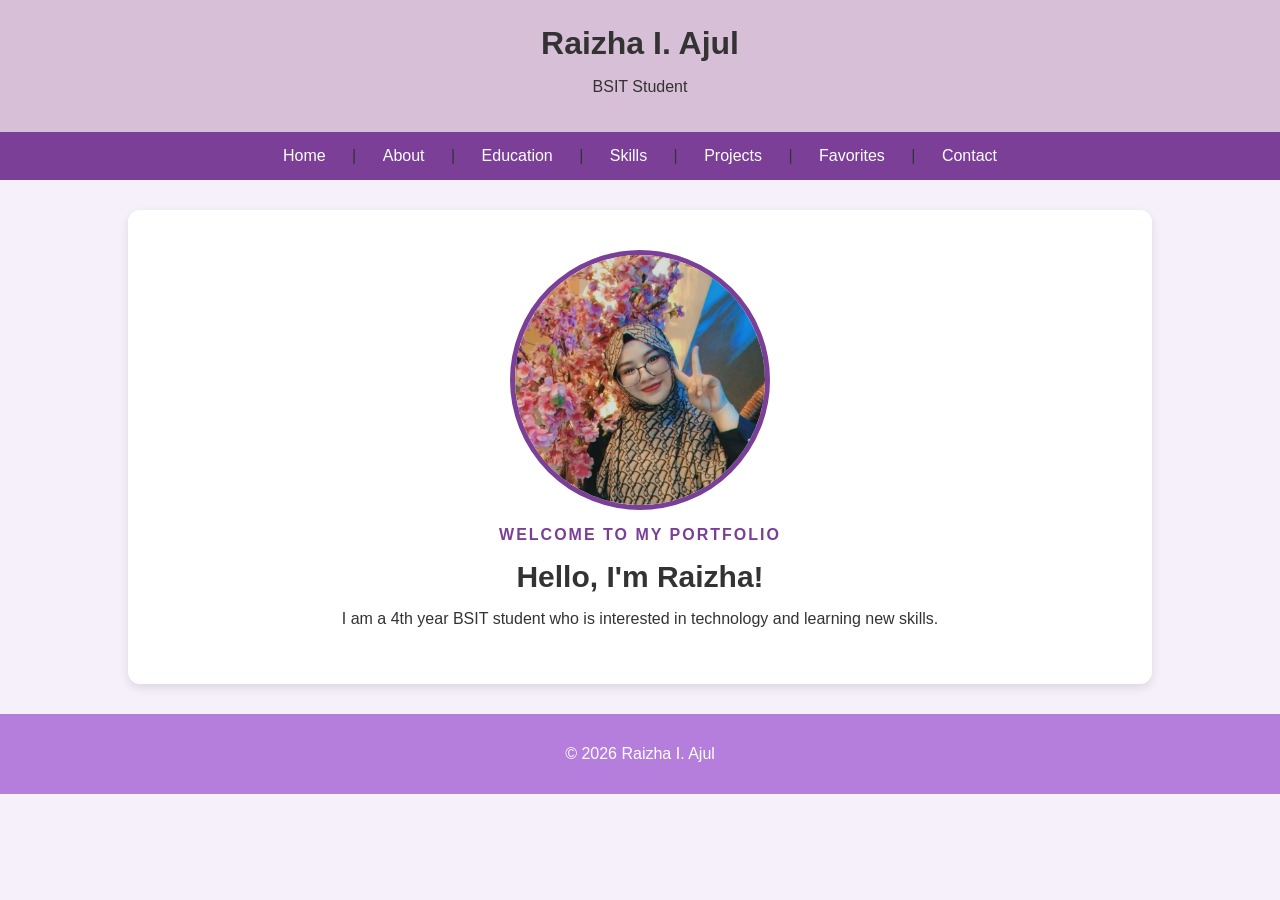
<file: index.html>
<html lang="en">
<head>
    <meta charset="UTF-8">
    <meta name="viewport" content="width=device-width, initial-scale=1.0">
    <title>Raizha I. Ajul - Portfolio</title>

    <link rel="stylesheet" href="style.css">
</head>

<body>

<header>
    <h1>Raizha I. Ajul</h1>
    <p>BSIT Student</p>
</header>

<nav>
    <a href="index.html">Home</a> |
    <a href="about.html">About</a> |
    <a href="education.html">Education</a> |
    <a href="skills.html">Skills</a> |
    <a href="projects.html">Projects</a> |
    <a href="favorites.html">Favorites</a> |
    <a href="contact.html">Contact</a>
</nav>

<main>

    <section class="hero">
        <img src="images/profile.png" alt="Raizha I. Ajul" width="250">

        <div>
            <p class="welcome">WELCOME TO MY PORTFOLIO</p>

            <h2>Hello, I'm Raizha!</h2>

            <p>
                I am a 4th year BSIT student who is interested in
                technology and learning new skills.
            </p>
        </div>
    </section>

</main>

<footer>
    <p>&copy; 2026 Raizha I. Ajul</p>
</footer>

</body>
</html>
</file>
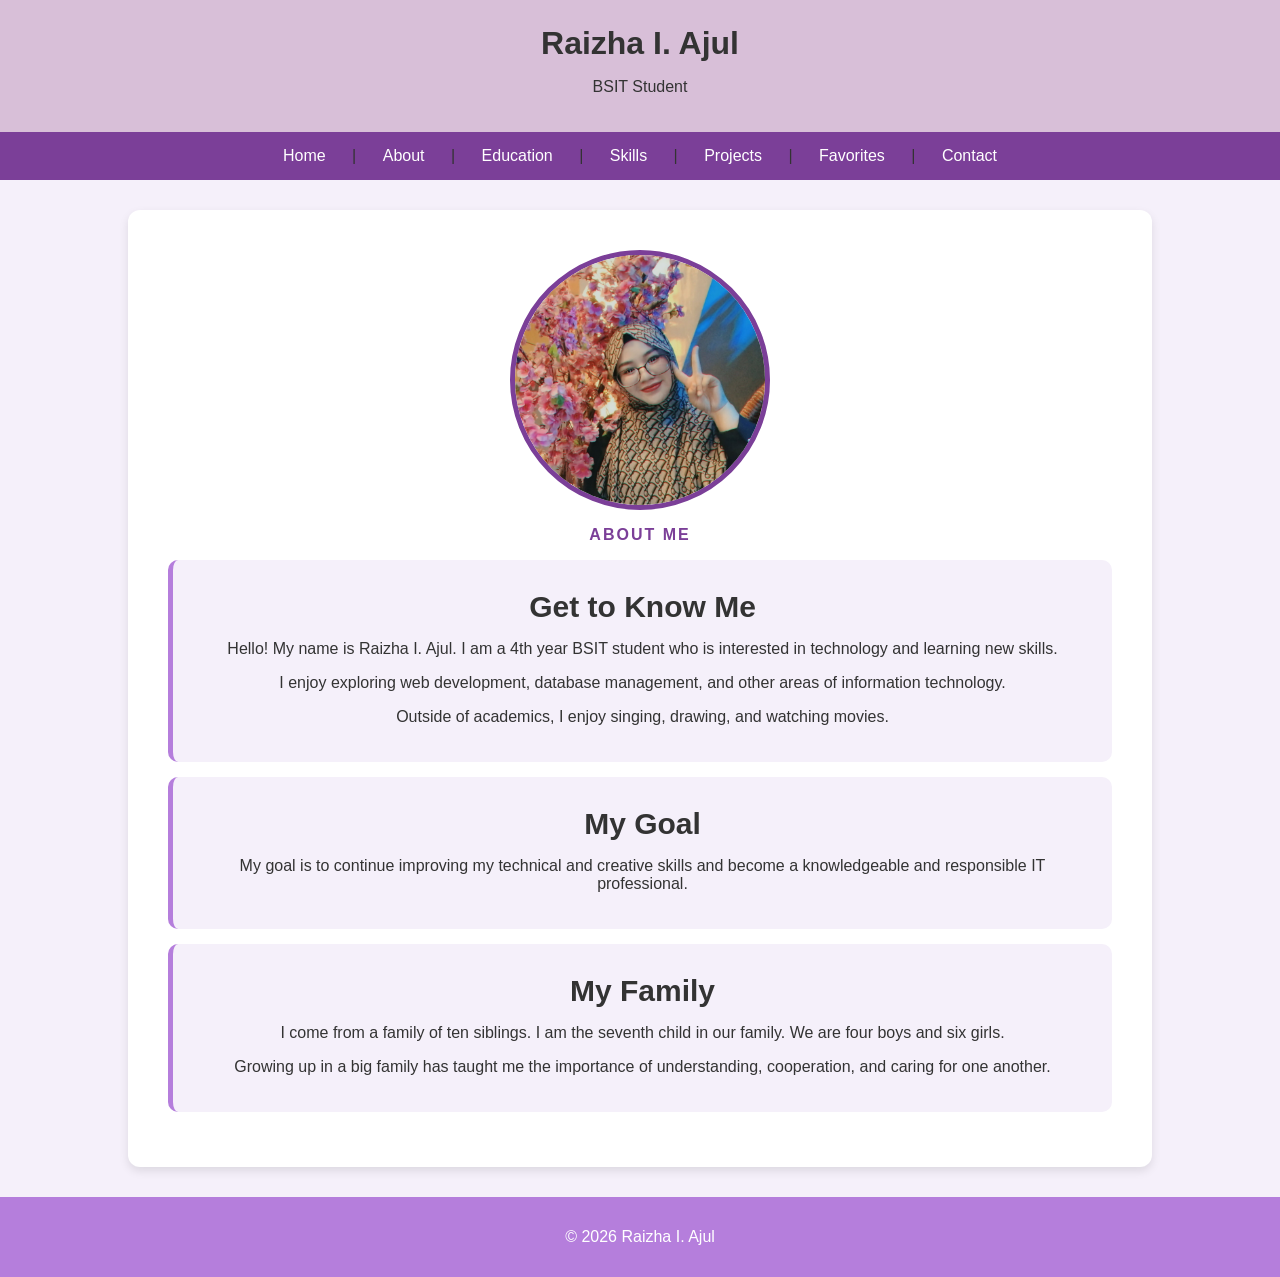
<file: about.html>
<html lang="en">
<head>
    <meta charset="UTF-8">
    <meta name="viewport" content="width=device-width, initial-scale=1.0">
    <title>About Me - Raizha I. Ajul</title>

    <link rel="stylesheet" href="style.css">
</head>

<body>

<header>
    <h1>Raizha I. Ajul</h1>
    <p>BSIT Student</p>
</header>

<nav>
    <a href="index.html">Home</a> |
    <a href="about.html">About</a> |
    <a href="education.html">Education</a> |
    <a href="skills.html">Skills</a> |
    <a href="projects.html">Projects</a> |
    <a href="favorites.html">Favorites</a> |
    <a href="contact.html">Contact</a>
</nav>

<main>

    <section class="hero">

        <img src="images/profile.png" alt="Raizha I. Ajul" width="250">



<div>

    <p class="welcome">ABOUT ME</p>

    <article>
        <h2>Get to Know Me</h2>

        <p>
            Hello! My name is Raizha I. Ajul. I am a 4th year
            BSIT student who is interested in technology and
            learning new skills.
        </p>

        <p>
            I enjoy exploring web development, database management,
            and other areas of information technology.
        </p>

        <p>
            Outside of academics, I enjoy singing, drawing,
            and watching movies.
        </p>
    </article>

    <article>
        <h2>My Goal</h2>

        <p>
            My goal is to continue improving my technical and
            creative skills and become a knowledgeable and
            responsible IT professional.
        </p>
    </article>

    <article>
    <h2>My Family</h2>

        <p>
            I come from a family of ten siblings. I am the seventh child
            in our family. We are four boys and six girls.
        </p>

        <p>
            Growing up in a big family has taught me the importance of
            understanding, cooperation, and caring for one another.
       </p>
    </article>

</div>


    </section>

</main>



<footer>
    <p>&copy; 2026 Raizha I. Ajul</p>
</footer>

</body>
</html>
</file>
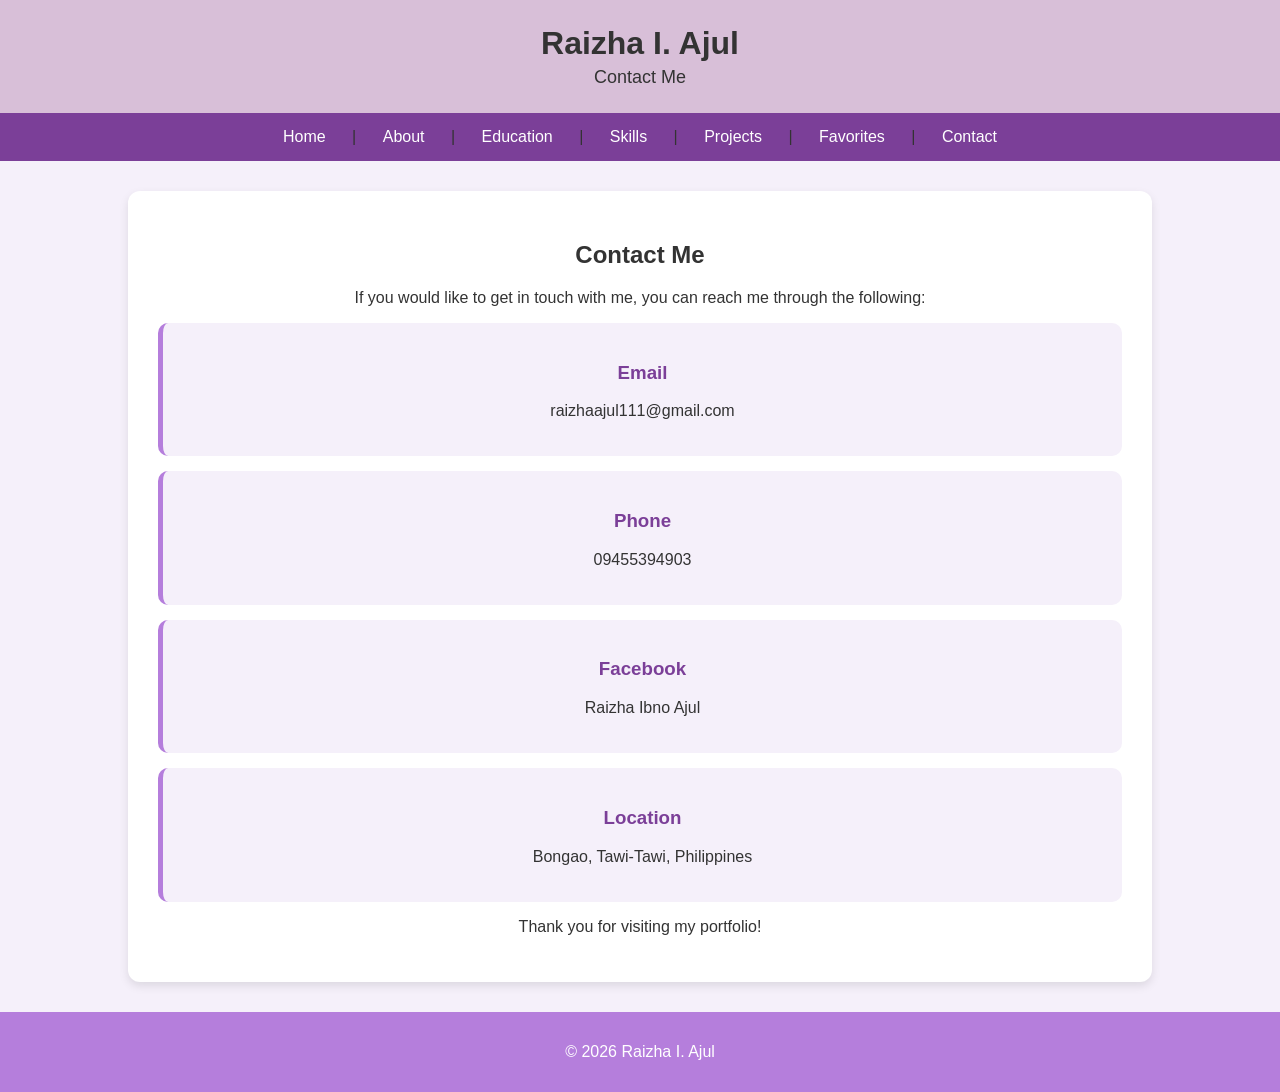
<file: contact.html>
<html lang="en">
<head>
    <meta charset="UTF-8">
    <meta name="viewport" content="width=device-width, initial-scale=1.0">
    <title>Contact - Raizha I. Ajul</title>

    <link rel="stylesheet" href="style.css">
</head>

<body>

<header>
    <h1>Raizha I. Ajul</h1>
    <h2>Contact Me</h2>
</header>

<nav>
    <a href="index.html">Home</a> |
    <a href="about.html">About</a> |
    <a href="education.html">Education</a> |
    <a href="skills.html">Skills</a> |
    <a href="projects.html">Projects</a> |
    <a href="favorites.html">Favorites</a> |
    <a href="contact.html">Contact</a>
</nav>



   
<main>

    <section>
        <h2>Contact Me</h2>

        <p>If you would like to get in touch with me, you can reach me through the following:</p>

        <article>
            <h3>Email</h3>
            <p>raizhaajul111@gmail.com</p>
        </article>

        <article>
            <h3>Phone</h3>
            <p>09455394903</p>
        </article>

        <article>
            <h3>Facebook</h3>
            <p>Raizha Ibno Ajul</p>
        </article>

        <article>
            <h3>Location</h3>
            <p>Bongao, Tawi-Tawi, Philippines</p>
        </article>

        <p>Thank you for visiting my portfolio!</p>

    </section>

</main>


<footer>
    <p>&copy; 2026 Raizha I. Ajul</p>
</footer>

</body>
</html>
</file>
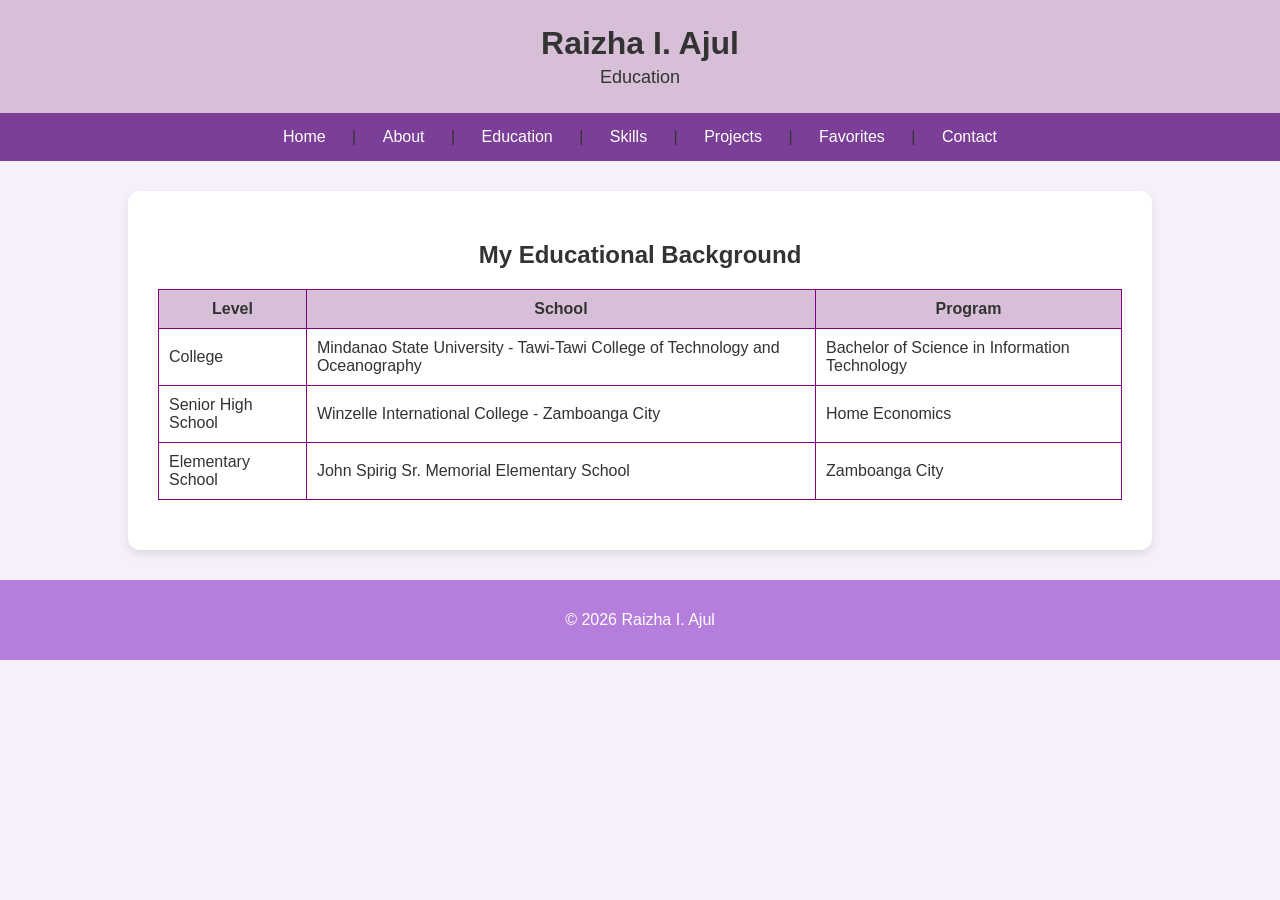
<file: education.html>
<html lang="en">
<head>
    <meta charset="UTF-8">
    <meta name="viewport" content="width=device-width, initial-scale=1.0">
    <title>Education - Raizha I. Ajul</title>

    <link rel="stylesheet" href="style.css">
</head>

<body>

<header>
    <h1>Raizha I. Ajul</h1>
    <h2>Education</h2>
</header>

<nav>
    <a href="index.html">Home</a> |
    <a href="about.html">About</a> |
    <a href="education.html">Education</a> |
    <a href="skills.html">Skills</a> |
    <a href="projects.html">Projects</a> |
    <a href="favorites.html">Favorites</a> |
    <a href="contact.html">Contact</a>
</nav>

<main>

    <section>
        <h2>My Educational Background</h2>

        <table border="1">
            <tr>
                <th>Level</th>
                <th>School</th>
                <th>Program</th>
            </tr>

            <tr>
                <td>College</td>
                <td>Mindanao State University - Tawi-Tawi College of Technology and Oceanography</td>
                <td>Bachelor of Science in Information Technology</td>
            </tr>

            <tr>
                <td>Senior High School</td>
                <td>Winzelle International College - Zamboanga City</td>
                <td>Home Economics</td>
            </tr>

            <tr>
                <td>Elementary School</td>
                <td>John Spirig Sr. Memorial Elementary School</td>
                <td>Zamboanga City</td>
            </tr>


        </table>

    </section>

</main>

<footer>
    <p>&copy; 2026 Raizha I. Ajul</p>
</footer>

</body>
</html>
</file>
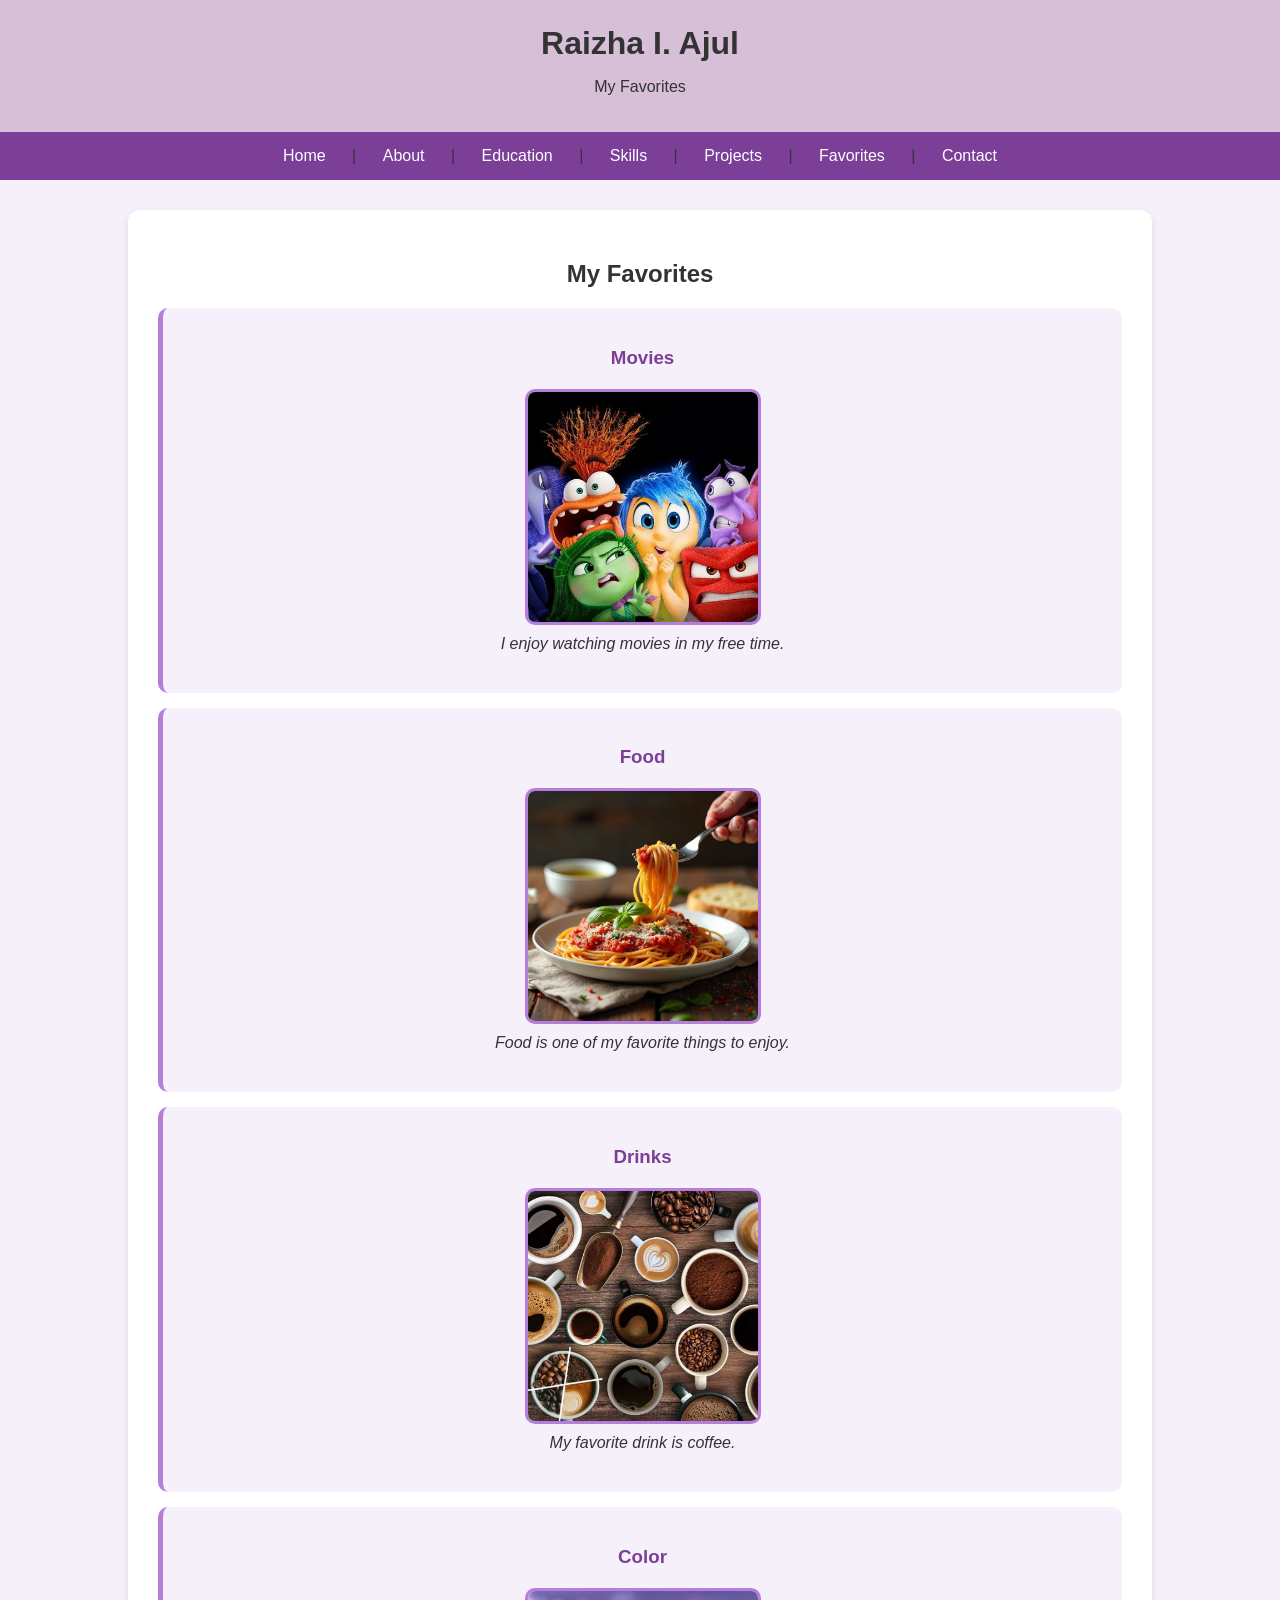
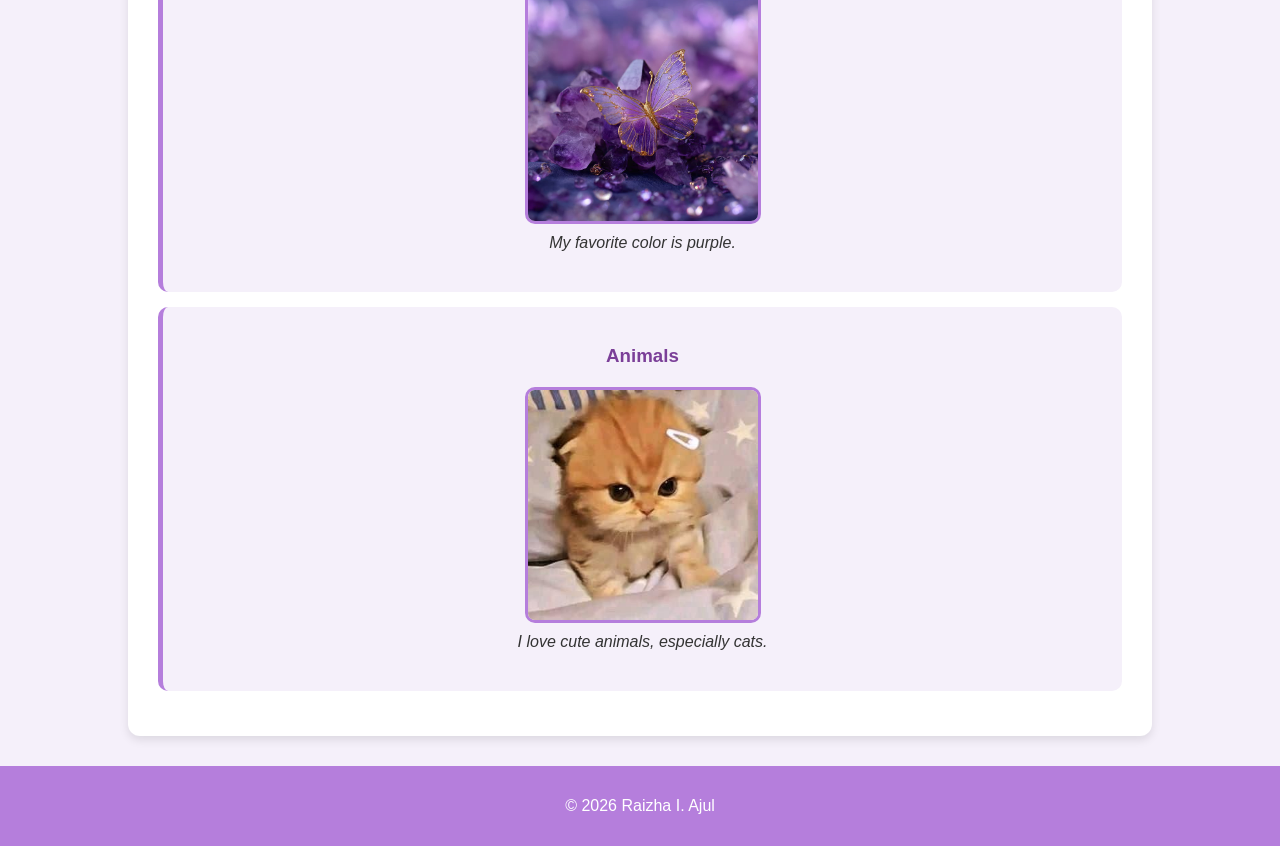
<file: favorites.html>
<html lang="en">
<head>
    <meta charset="UTF-8">
    <meta name="viewport" content="width=device-width, initial-scale=1.0">
    <title>Favorites - Raizha I. Ajul</title>

    <link rel="stylesheet" href="style.css">
</head>

<body>

<header>
    <h1>Raizha I. Ajul</h1>
    <p>My Favorites</p>
</header>



<nav>
    <a href="index.html">Home</a> |
    <a href="about.html">About</a> |
    <a href="education.html">Education</a> |
    <a href="skills.html">Skills</a> |
    <a href="projects.html">Projects</a> |
    <a href="favorites.html">Favorites</a> |
    <a href="contact.html">Contact</a>
</nav>



<main>

    <section>
        <h2>My Favorites</h2>

        <article>
            <h3>Movies</h3>
            <figure>
                <img src="images/movie.jpg" alt="Movie">
                <figcaption>I enjoy watching movies in my free time.</figcaption>
            </figure>
        </article>

        <article>
            <h3>Food</h3>
            <figure>
                <img src="images/food.jpg" alt="Favorite Food">
                <figcaption>Food is one of my favorite things to enjoy.</figcaption>
            </figure>
        </article>

        <article>
            <h3>Drinks</h3>
            <figure>
                <img src="images/coffee.jpg" alt="Coffee">
                <figcaption>My favorite drink is coffee.</figcaption>
            </figure>
        </article>

        <article>
            <h3>Color</h3>
            <figure>
                <img src="images/purple.jpg" alt="Purple Color">
                <figcaption>My favorite color is purple.</figcaption>
            </figure>
        </article>

        <article>
            <h3>Animals</h3>
            <figure>
                <img src="images/cat.jpg" alt="Cat">
                <figcaption>I love cute animals, especially cats.</figcaption>
            </figure>
        </article>

    </section>

</main>

<footer>
    <p>&copy; 2026 Raizha I. Ajul</p>
</footer>

</body>
</html>
</file>
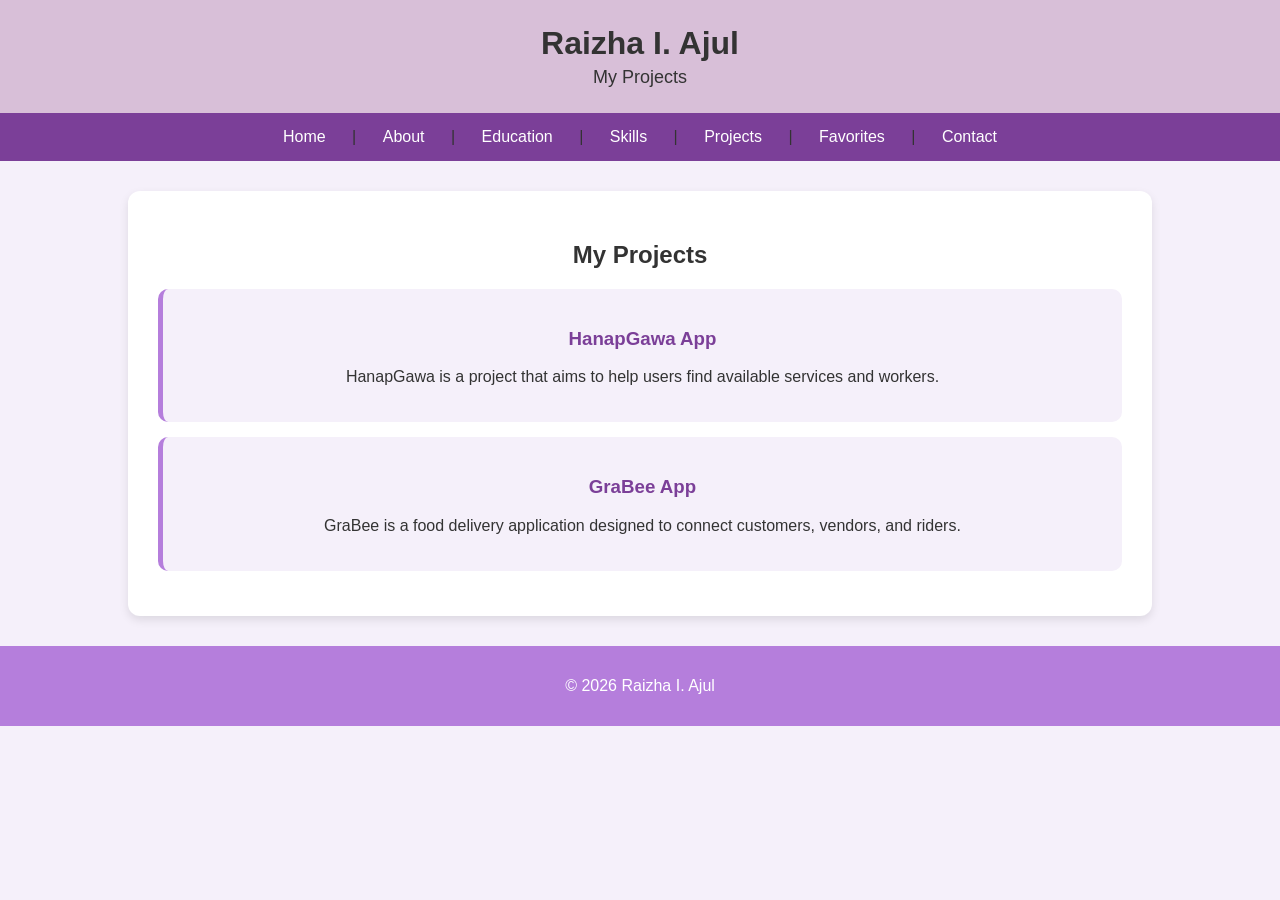
<file: projects.html>
<html lang="en">
<head>
    <meta charset="UTF-8">
    <meta name="viewport" content="width=device-width, initial-scale=1.0">
    <title>Projects - Raizha I. Ajul</title>

    <link rel="stylesheet" href="style.css">
</head>

<body>

<header>
    <h1>Raizha I. Ajul</h1>
    <h2>My Projects</h2>
</header>

<nav>
    <a href="index.html">Home</a> |
    <a href="about.html">About</a> |
    <a href="education.html">Education</a> |
    <a href="skills.html">Skills</a> |
    <a href="projects.html">Projects</a> |
    <a href="favorites.html">Favorites</a> |
    <a href="contact.html">Contact</a>
</nav>

<main>

    <section>
        <h2>My Projects</h2>

        <article>
            <h3>HanapGawa App</h3>
            <p>
                HanapGawa is a project that aims to help users find
                available services and workers.
            </p>
        </article>

        <article>
            <h3>GraBee App</h3>
            <p>
                GraBee is a food delivery application designed to
                connect customers, vendors, and riders.
            </p>
        </article>

    </section>

</main>

<footer>
    <p>&copy; 2026 Raizha I. Ajul</p>
</footer>

</body>
</html>
</file>
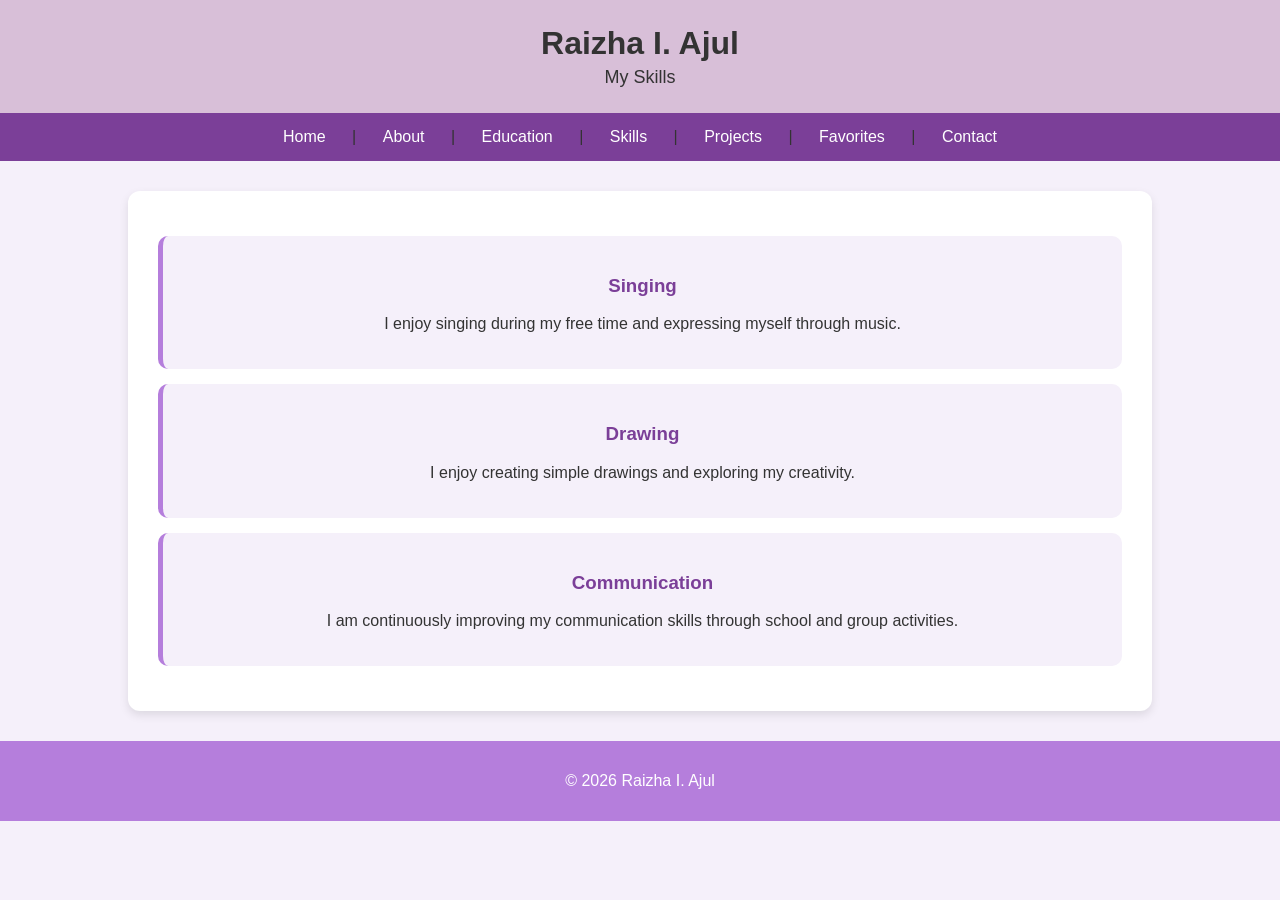
<file: skills.html>
<html lang="en">
<head>
    <meta charset="UTF-8">
    <meta name="viewport" content="width=device-width, initial-scale=1.0">
    <title>Skills - Raizha I. Ajul</title>

    <link rel="stylesheet" href="style.css">
</head>

<body>

<header>
    <h1>Raizha I. Ajul</h1>
    <h2>My Skills</h2>
</header>

<nav>
    <a href="index.html">Home</a> |
    <a href="about.html">About</a> |
    <a href="education.html">Education</a> |
    <a href="skills.html">Skills</a> |
    <a href="projects.html">Projects</a> |
    <a href="favorites.html">Favorites</a> |
    <a href="contact.html">Contact</a>
</nav>

<main>

    <section>
   
    <article>
        <h3>Singing</h3>
        <p>I enjoy singing during my free time and expressing myself through music.</p>
    </article>

    <article>
        <h3>Drawing</h3>
        <p>I enjoy creating simple drawings and exploring my creativity.</p>
    </article>

    <article>
        <h3>Communication</h3>
        <p>I am continuously improving my communication skills through school and group activities.</p>
    </article>

    </section>


</main>

<footer>
    <p>&copy; 2026 Raizha I. Ajul</p>
</footer>

</body>
</html>
</file>
<file: style.css>
body {
    background-color: #F5F0FA;
    font-family: Arial, sans-serif;
    margin: 0;
    padding: 0;
    color: #333333;
}



header {
    background-color: #D8BFD8;
    text-align: center;
    padding: 20px;
}

header h1 {
    margin: 5px;
    font-size: 32px;
}

header h2 {
    margin: 5px;
    font-size: 18px;
    font-weight: normal;
}




nav {
    background-color: #7B3F98;
    text-align: center;
    padding: 15px;
}

nav a {
    color: white;
    text-decoration: none;
    margin: 10px;
    padding: 8px 12px;
    border-radius: 5px;
}



main {
    width: 80%;
    margin: 30px auto;
    text-align: center;
}

section {
    background-color: white;
    padding: 30px;
    margin-bottom: 25px;
    border-radius: 12px;
    box-shadow: 0 4px 10px rgba(0, 0, 0, 0.1);
}

ul {
    list-style-position: inside;
    padding: 0;
}




table {
    margin: 20px auto;
    border-collapse: collapse;
}

th, td {
    padding: 10px;
    border: 1px solid purple;
}

th {
    background-color: #D8BFD8;
}




nav a:hover {
    background-color: #A66BBE;
    color: white;
}





.hero {
    padding: 40px;
}

.hero img {
    width: 250px;
    height: 250px;
    object-fit: cover;
    border-radius: 50%;
    border: 5px solid #7B3F98;
}

.welcome {
    color: #7B3F98;
    font-weight: bold;
    letter-spacing: 2px;
}

.hero h2 {
    font-size: 30px;
    margin: 10px;
}




footer {
    background-color: #B57EDC;
    color: white;
    text-align: center;
    padding: 15px;
    margin-top: 30px;
}




figure {
    margin: 20px;
}

figure img {
    width: 230px;
    height: 230px;
    object-fit: cover;
    border-radius: 10px;
    border: 3px solid #B57EDC;
}

figcaption {
    margin-top: 10px;
    font-style: italic;
}



article {
    background-color: #F5F0FA;
    padding: 20px;
    margin: 15px 0;
    border-radius: 10px;
    border-left: 5px solid #B57EDC;
}

article h3 {
    color: #7B3F98;
}
</file>
